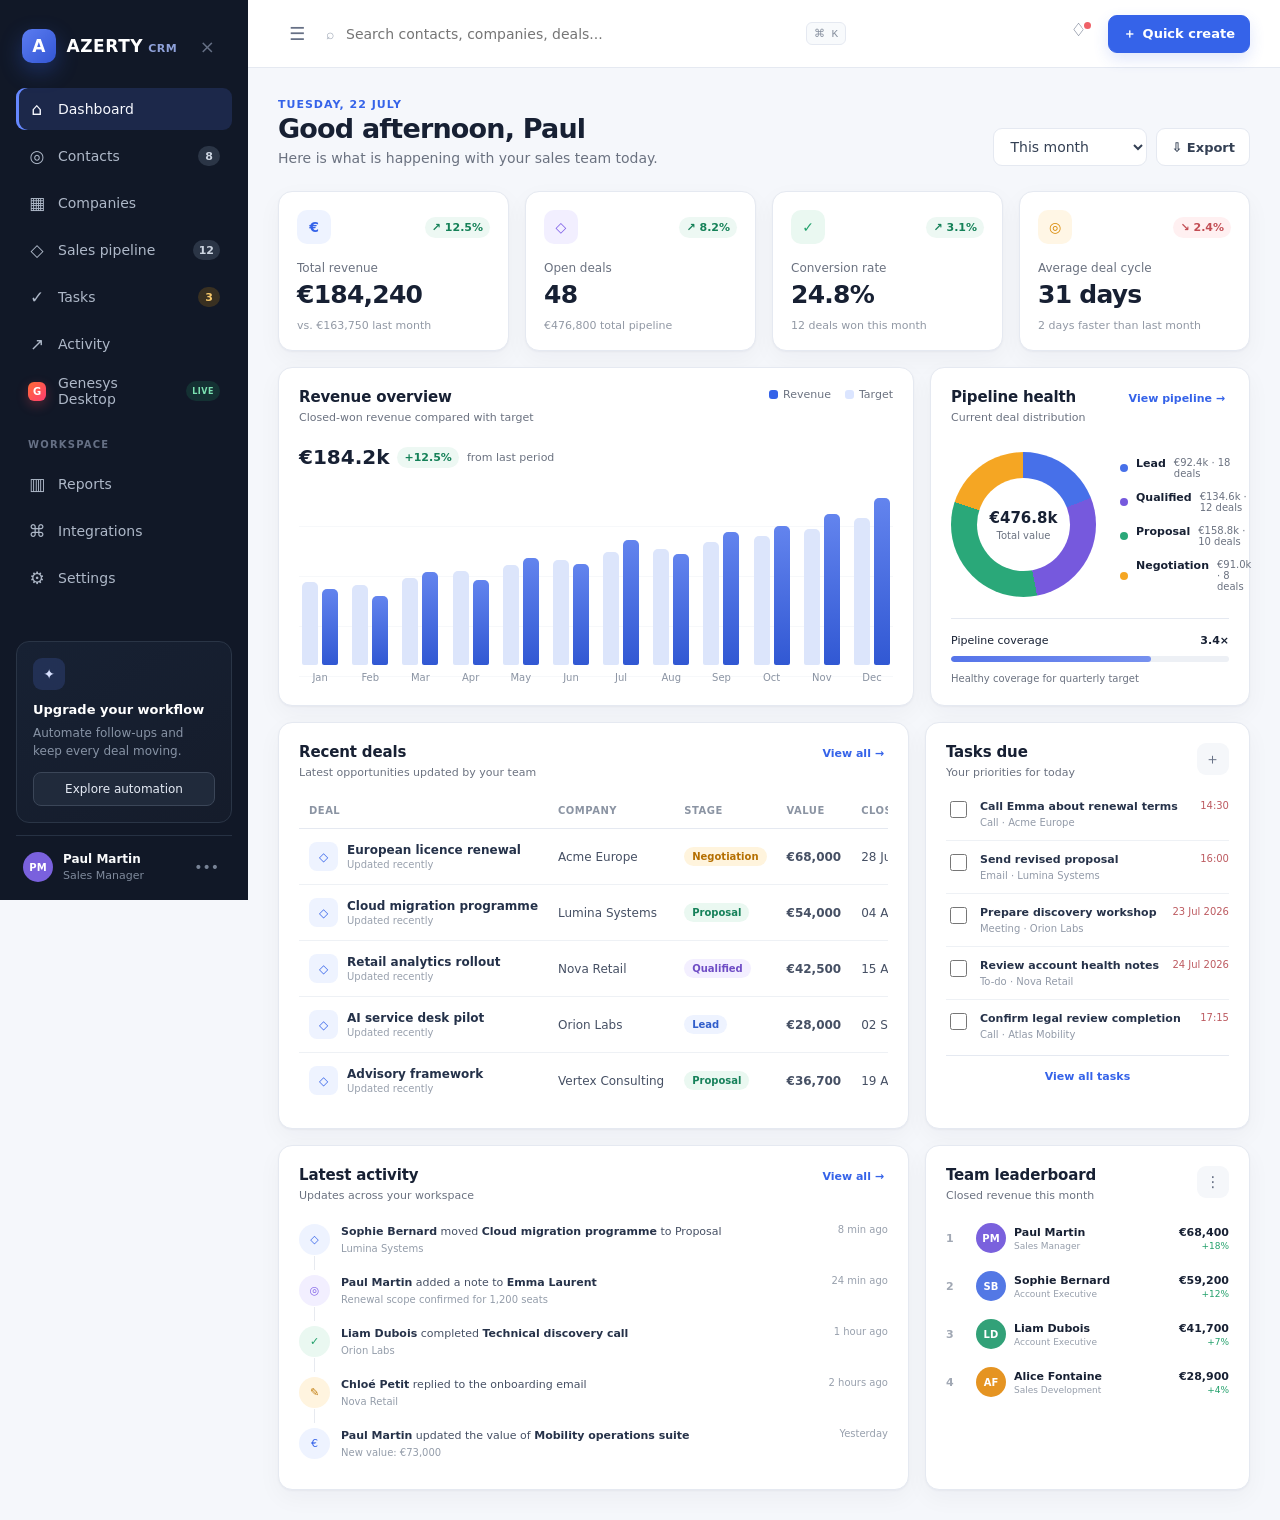
<file: index.html>
<!DOCTYPE html>
<html lang="en">
<head>
  <meta charset="UTF-8" />
  <meta name="viewport" content="width=device-width, initial-scale=1.0" />
  <meta name="theme-color" content="#0f172a" />
  <title>AZERTY CRM</title>
  <link rel="stylesheet" href="styles.css" />
</head>
<body>
  <div class="app-shell">
    <aside class="sidebar" id="sidebar">
      <div class="brand">
        <div class="brand-mark">A</div>
        <div class="brand-copy">
          <strong>AZERTY</strong>
          <span>CRM</span>
        </div>
        <button class="icon-btn sidebar-close" id="sidebarClose" aria-label="Close navigation">×</button>
      </div>

      <nav class="main-nav" aria-label="Main navigation">
        <button class="nav-item active" data-view="dashboard">
          <span class="nav-icon">⌂</span><span>Dashboard</span>
        </button>
        <button class="nav-item" data-view="contacts">
          <span class="nav-icon">◎</span><span>Contacts</span><span class="nav-count" id="contactNavCount">8</span>
        </button>
        <button class="nav-item" data-view="companies">
          <span class="nav-icon">▦</span><span>Companies</span>
        </button>
        <button class="nav-item" data-view="pipeline">
          <span class="nav-icon">◇</span><span>Sales pipeline</span><span class="nav-count">12</span>
        </button>
        <button class="nav-item" data-view="tasks">
          <span class="nav-icon">✓</span><span>Tasks</span><span class="nav-count warning" id="taskNavCount">5</span>
        </button>
        <button class="nav-item" data-view="activity">
          <span class="nav-icon">↗</span><span>Activity</span>
        </button>
        <button class="nav-item" data-view="genesys">
          <span class="nav-icon gc-nav-icon">G</span><span>Genesys Desktop</span><span class="nav-count gc-live-badge">LIVE</span>
        </button>

        <div class="nav-label">Workspace</div>
        <button class="nav-item" data-view="reports">
          <span class="nav-icon">▥</span><span>Reports</span>
        </button>
        <button class="nav-item" data-view="integrations">
          <span class="nav-icon">⌘</span><span>Integrations</span>
        </button>
        <button class="nav-item" data-view="settings">
          <span class="nav-icon">⚙</span><span>Settings</span>
        </button>
      </nav>

      <div class="sidebar-card">
        <div class="sidebar-card-icon">✦</div>
        <strong>Upgrade your workflow</strong>
        <p>Automate follow-ups and keep every deal moving.</p>
        <button class="ghost-light" id="openAutomation">Explore automation</button>
      </div>

      <div class="sidebar-user">
        <div class="avatar avatar-purple">PM</div>
        <div>
          <strong>Paul Martin</strong>
          <span>Sales Manager</span>
        </div>
        <button class="user-more" aria-label="User options">•••</button>
      </div>
    </aside>

    <div class="mobile-overlay" id="mobileOverlay"></div>

    <main class="main-area">
      <header class="topbar">
        <button class="icon-btn menu-toggle" id="menuToggle" aria-label="Open navigation">☰</button>
        <div class="global-search">
          <span>⌕</span>
          <input id="globalSearch" type="search" placeholder="Search contacts, companies, deals..." />
          <kbd>⌘ K</kbd>
        </div>
        <div class="top-actions">
          <button class="icon-btn notification-btn" id="notificationBtn" aria-label="Notifications">
            ♢<span class="notification-dot"></span>
          </button>
          <button class="primary-btn" id="quickCreateBtn"><span>＋</span> Quick create</button>
        </div>
      </header>

      <div class="content-wrap">
        <section class="view active" id="dashboard-view">
          <div class="page-heading">
            <div>
              <p class="eyebrow">Tuesday, 22 July</p>
              <h1>Good afternoon, Paul</h1>
              <p>Here is what is happening with your sales team today.</p>
            </div>
            <div class="heading-actions">
              <select class="select-control" id="dashboardPeriod" aria-label="Dashboard period">
                <option value="month">This month</option>
                <option value="quarter">This quarter</option>
                <option value="year">This year</option>
              </select>
              <button class="secondary-btn" id="exportDashboard">⇩ Export</button>
            </div>
          </div>

          <div class="stat-grid">
            <article class="stat-card">
              <div class="stat-card-head"><span class="stat-icon blue">€</span><span class="trend positive">↗ 12.5%</span></div>
              <span class="stat-label">Total revenue</span>
              <strong class="stat-value" id="revenueValue">€184,240</strong>
              <span class="stat-note">vs. €163,750 last month</span>
            </article>
            <article class="stat-card">
              <div class="stat-card-head"><span class="stat-icon purple">◇</span><span class="trend positive">↗ 8.2%</span></div>
              <span class="stat-label">Open deals</span>
              <strong class="stat-value" id="openDealsValue">48</strong>
              <span class="stat-note">€476,800 total pipeline</span>
            </article>
            <article class="stat-card">
              <div class="stat-card-head"><span class="stat-icon green">✓</span><span class="trend positive">↗ 3.1%</span></div>
              <span class="stat-label">Conversion rate</span>
              <strong class="stat-value" id="conversionValue">24.8%</strong>
              <span class="stat-note">12 deals won this month</span>
            </article>
            <article class="stat-card">
              <div class="stat-card-head"><span class="stat-icon orange">◎</span><span class="trend negative">↘ 2.4%</span></div>
              <span class="stat-label">Average deal cycle</span>
              <strong class="stat-value" id="cycleValue">31 days</strong>
              <span class="stat-note">2 days faster than last month</span>
            </article>
          </div>

          <div class="dashboard-grid">
            <article class="panel revenue-panel">
              <div class="panel-header">
                <div><h2>Revenue overview</h2><p>Closed-won revenue compared with target</p></div>
                <div class="legend"><span><i class="legend-dot solid"></i>Revenue</span><span><i class="legend-dot pale"></i>Target</span></div>
              </div>
              <div class="chart-summary">
                <strong id="chartRevenue">€184.2k</strong><span class="trend positive">+12.5%</span><span>from last period</span>
              </div>
              <div class="bar-chart" id="revenueChart" aria-label="Monthly revenue chart"></div>
            </article>

            <article class="panel pipeline-summary">
              <div class="panel-header"><div><h2>Pipeline health</h2><p>Current deal distribution</p></div><button class="text-btn" data-view-link="pipeline">View pipeline →</button></div>
              <div class="donut-wrap">
                <div class="donut" id="pipelineDonut"><div><strong>€476.8k</strong><span>Total value</span></div></div>
                <div class="donut-legend">
                  <div><span class="dot lead"></span><p><strong>Lead</strong><small>€92.4k · 18 deals</small></p></div>
                  <div><span class="dot qualified"></span><p><strong>Qualified</strong><small>€134.6k · 12 deals</small></p></div>
                  <div><span class="dot proposal"></span><p><strong>Proposal</strong><small>€158.8k · 10 deals</small></p></div>
                  <div><span class="dot negotiation"></span><p><strong>Negotiation</strong><small>€91.0k · 8 deals</small></p></div>
                </div>
              </div>
              <div class="health-score"><div><span>Pipeline coverage</span><strong>3.4×</strong></div><div class="progress"><span style="width: 72%"></span></div><small>Healthy coverage for quarterly target</small></div>
            </article>
          </div>

          <div class="dashboard-grid lower-grid">
            <article class="panel recent-deals-panel">
              <div class="panel-header"><div><h2>Recent deals</h2><p>Latest opportunities updated by your team</p></div><button class="text-btn" data-view-link="pipeline">View all →</button></div>
              <div class="table-scroll">
                <table class="data-table compact">
                  <thead><tr><th>Deal</th><th>Company</th><th>Stage</th><th>Value</th><th>Close date</th><th>Owner</th></tr></thead>
                  <tbody id="recentDealsBody"></tbody>
                </table>
              </div>
            </article>

            <article class="panel tasks-panel">
              <div class="panel-header"><div><h2>Tasks due</h2><p>Your priorities for today</p></div><button class="icon-btn subtle" id="addTaskBtn" aria-label="Add task">＋</button></div>
              <div class="task-list" id="dashboardTaskList"></div>
              <button class="full-text-btn" data-view-link="tasks">View all tasks</button>
            </article>
          </div>

          <div class="dashboard-grid lower-grid">
            <article class="panel activity-panel">
              <div class="panel-header"><div><h2>Latest activity</h2><p>Updates across your workspace</p></div><button class="text-btn" data-view-link="activity">View all →</button></div>
              <div class="timeline" id="activityTimeline"></div>
            </article>
            <article class="panel leaderboard-panel">
              <div class="panel-header"><div><h2>Team leaderboard</h2><p>Closed revenue this month</p></div><button class="icon-btn subtle">⋮</button></div>
              <div id="leaderboardList" class="leaderboard-list"></div>
            </article>
          </div>
        </section>

        <section class="view" id="contacts-view">
          <div class="page-heading">
            <div><p class="eyebrow">Relationship management</p><h1>Contacts</h1><p>Manage people, conversations and next steps.</p></div>
            <button class="primary-btn" id="addContactBtn">＋ Add contact</button>
          </div>
          <div class="toolbar panel-like">
            <div class="search-control"><span>⌕</span><input id="contactSearch" type="search" placeholder="Search contacts" /></div>
            <select class="select-control" id="contactStatusFilter"><option value="all">All statuses</option><option value="Customer">Customer</option><option value="Prospect">Prospect</option><option value="Lead">Lead</option></select>
            <select class="select-control" id="contactOwnerFilter"><option value="all">All owners</option><option value="Paul Martin">Paul Martin</option><option value="Sophie Bernard">Sophie Bernard</option><option value="Liam Dubois">Liam Dubois</option></select>
            <button class="secondary-btn" id="clearContactFilters">Clear filters</button>
          </div>
          <article class="panel table-panel">
            <div class="bulk-bar hidden" id="contactBulkBar"><strong id="selectedContactCount">0 selected</strong><button class="secondary-btn" id="emailSelected">Email</button><button class="secondary-btn danger-outline" id="deleteSelected">Delete</button></div>
            <div class="table-scroll">
              <table class="data-table">
                <thead><tr><th><input type="checkbox" id="selectAllContacts" aria-label="Select all contacts" /></th><th data-sort="name">Contact ↕</th><th data-sort="company">Company ↕</th><th>Status</th><th>Email</th><th>Phone</th><th>Owner</th><th>Last activity</th><th></th></tr></thead>
                <tbody id="contactsTableBody"></tbody>
              </table>
            </div>
            <div class="table-footer"><span id="contactResultCount">Showing 8 contacts</span><div class="pagination"><button disabled>‹</button><button class="active">1</button><button disabled>›</button></div></div>
          </article>
        </section>

        <section class="view" id="companies-view">
          <div class="page-heading">
            <div><p class="eyebrow">Account management</p><h1>Companies</h1><p>Track key accounts, value and relationship health.</p></div>
            <button class="primary-btn" id="addCompanyBtn">＋ Add company</button>
          </div>
          <div class="company-grid" id="companyGrid"></div>
        </section>

        <section class="view" id="pipeline-view">
          <div class="page-heading">
            <div><p class="eyebrow">Revenue operations</p><h1>Sales pipeline</h1><p>Move opportunities through each stage. Yes, the cards actually move.</p></div>
            <div class="heading-actions"><select class="select-control" id="pipelineOwnerFilter"><option value="all">All owners</option><option>Paul Martin</option><option>Sophie Bernard</option><option>Liam Dubois</option></select><button class="primary-btn" id="addDealBtn">＋ Add deal</button></div>
          </div>
          <div class="pipeline-summary-strip" id="pipelineSummaryStrip"></div>
          <div class="kanban-board" id="kanbanBoard"></div>
        </section>

        <section class="view" id="tasks-view">
          <div class="page-heading">
            <div><p class="eyebrow">Personal productivity</p><h1>Tasks</h1><p>Calls, follow-ups and reminders in one mildly judgmental list.</p></div>
            <button class="primary-btn" id="addTaskPageBtn">＋ Add task</button>
          </div>
          <div class="task-page-grid">
            <article class="panel task-main-panel">
              <div class="task-tabs" id="taskTabs"><button class="active" data-task-filter="all">All</button><button data-task-filter="today">Today</button><button data-task-filter="upcoming">Upcoming</button><button data-task-filter="completed">Completed</button></div>
              <div class="task-page-list" id="taskPageList"></div>
            </article>
            <aside class="panel task-sidebar">
              <h2>Task summary</h2>
              <div class="mini-stat"><span>Due today</span><strong id="dueTodayCount">0</strong></div>
              <div class="mini-stat"><span>Upcoming</span><strong id="upcomingCount">0</strong></div>
              <div class="mini-stat"><span>Completed</span><strong id="completedCount">0</strong></div>
              <div class="productivity-card"><span>Weekly completion</span><strong id="weeklyCompletion">72%</strong><div class="progress"><span style="width:72%"></span></div><p>18 of 25 tasks completed</p></div>
            </aside>
          </div>
        </section>

        <section class="view" id="activity-view">
          <div class="page-heading"><div><p class="eyebrow">Workspace history</p><h1>Activity feed</h1><p>A chronological record of every customer touchpoint.</p></div><button class="secondary-btn" id="logActivityBtn">＋ Log activity</button></div>
          <article class="panel activity-feed-panel">
            <div class="activity-filters"><button class="active" data-activity-filter="all">All activity</button><button data-activity-filter="deal">Deals</button><button data-activity-filter="contact">Contacts</button><button data-activity-filter="task">Tasks</button></div>
            <div class="timeline large" id="fullActivityTimeline"></div>
          </article>
        </section>

        <section class="view" id="reports-view">
          <div class="page-heading"><div><p class="eyebrow">Analytics</p><h1>Reports</h1><p>Turn activity into decisions instead of another spreadsheet nobody opens.</p></div><button class="primary-btn" id="createReportBtn">＋ Create report</button></div>
          <div class="report-grid">
            <article class="panel report-card"><span class="report-icon">▥</span><h2>Sales performance</h2><p>Revenue, target attainment and rep productivity.</p><div class="report-preview bars"><i></i><i></i><i></i><i></i><i></i></div><button class="secondary-btn report-open" data-report="Sales performance">Open report</button></article>
            <article class="panel report-card"><span class="report-icon">◎</span><h2>Conversion funnel</h2><p>Stage-to-stage conversion and drop-off analysis.</p><div class="report-preview funnel"><i></i><i></i><i></i><i></i></div><button class="secondary-btn report-open" data-report="Conversion funnel">Open report</button></article>
            <article class="panel report-card"><span class="report-icon">◇</span><h2>Pipeline forecast</h2><p>Weighted forecast by month, stage and owner.</p><div class="report-preview line"><svg viewBox="0 0 200 60"><polyline points="0,50 35,35 70,42 110,20 145,28 200,5" /></svg></div><button class="secondary-btn report-open" data-report="Pipeline forecast">Open report</button></article>
          </div>
        </section>


        <section class="view" id="genesys-view">
          <div class="page-heading gc-page-heading">
            <div>
              <p class="eyebrow">Contact centre workspace</p>
              <h1>Genesys Cloud Composable Desktop</h1>
              <p>Real Genesys Cloud Copilot, Scripts and ACW components embedded directly in AZERTY CRM.</p>
            </div>
            <div class="heading-actions">
              <button class="secondary-btn" id="gcConfigToggle" type="button" aria-expanded="false">⚙ Configuration</button>
              <button class="primary-btn" id="gcConnectButton" type="button">Initialize Genesys components</button>
            </div>
          </div>

          <div class="gc-alert warning" id="gcProtocolWarning" hidden>
            <span>!</span>
            <div><strong>HTTPS is required for the production integration.</strong><p>Serve AZERTY CRM from an HTTPS origin before testing cross-origin broker messaging and authentication.</p></div>
          </div>

          <div class="gc-alert info">
            <span>G</span>
            <div><strong>This page hosts the actual Genesys Cloud component iframes.</strong><p>The component ID may be chosen by you, but the component name must be approved for your Composable Desktop onboarding. The agent must also have access to the selected Genesys Cloud organization and relevant product features.</p></div>
          </div>

          <article class="panel gc-config-panel" id="gcConfigPanel" hidden>
            <div class="panel-header">
              <div><h2>Genesys Cloud connection</h2><p>These values are saved locally in this browser and contain no client secret or access token.</p></div>
              <span class="gc-config-source">genesys-config.js + browser override</span>
            </div>
            <form id="gcConfigForm" class="form-grid gc-config-form">
              <label class="form-full">Genesys Cloud apps domain
                <input name="deploymentDomain" required placeholder="apps.mypurecloud.ie" autocomplete="off" />
                <small>Use the <code>apps</code> domain for the region hosting your organization, without a path.</small>
              </label>
              <label>Component ID
                <input name="componentId" required placeholder="azerty-crm-001" autocomplete="off" />
                <small>A stable UUID or slug chosen for this integration.</small>
              </label>
              <label>Approved component name
                <input name="componentName" required placeholder="AZERTY_CRM" autocomplete="off" />
                <small>Must match the name approved during onboarding.</small>
              </label>
              <label>Locale
                <input name="locale" required value="en" placeholder="en" autocomplete="off" />
              </label>
              <label>Scripter scope ID
                <input name="scripterScope" required placeholder="azerty-crm-scripter" autocomplete="off" />
              </label>
              <label>ACW scope ID
                <input name="acwScope" required placeholder="azerty-crm-acw" autocomplete="off" />
              </label>
              <div class="form-full gc-toggle-grid">
                <label class="gc-check-option"><input name="autoLoadInteraction" type="checkbox" checked /><span><strong>Auto-load pending interaction</strong><small>Send a queued interaction after registration and authentication.</small></span></label>
                <label class="gc-check-option"><input name="showBrokerUi" type="checkbox" /><span><strong>Show broker diagnostics</strong><small>Display the small broker status iframe for troubleshooting.</small></span></label>
              </div>
              <div class="form-full gc-config-actions">
                <button class="secondary-btn danger-outline" id="gcConfigReset" type="button">Reset browser configuration</button>
                <button class="primary-btn" type="submit">Save and initialize</button>
              </div>
            </form>
          </article>

          <div class="gc-status-grid" aria-label="Genesys connection status">
            <div class="gc-status-card"><span>Broker</span><div class="gc-status-chip idle" id="gcBrokerStatus"><i></i><span>Not started</span></div></div>
            <div class="gc-status-card"><span>Registration</span><div class="gc-status-chip idle" id="gcRegistrationStatus"><i></i><span>Not registered</span></div></div>
            <div class="gc-status-card"><span>Authentication</span><div class="gc-status-chip idle" id="gcAuthenticationStatus"><i></i><span>Not authenticated</span></div></div>
            <div class="gc-status-card"><span>Real-time channel</span><div class="gc-status-chip idle" id="gcSocketStatus"><i></i><span>WebSocket unavailable</span></div></div>
          </div>

          <article class="panel gc-interaction-panel">
            <div class="gc-interaction-copy">
              <span class="gc-section-kicker">Interaction context</span>
              <h2>Load an active Genesys Cloud interaction</h2>
              <p>Provide the conversation/interaction identifier that the embedded components must render.</p>
            </div>
            <div class="gc-interaction-controls">
              <label class="gc-interaction-input"><span>Interaction ID</span><input id="gcInteractionId" placeholder="c4154c34-9e65-4e7e-a7e6-fa96da48284b" autocomplete="off" /></label>
              <button class="primary-btn" id="gcLoadAll" type="button">Load in all components</button>
            </div>
            <div class="gc-target-buttons">
              <button class="secondary-btn" id="gcLoadCopilot" type="button">Send to Copilot</button>
              <button class="secondary-btn" id="gcLoadScripter" type="button">Send to Scripts</button>
              <button class="secondary-btn" id="gcLoadAcw" type="button">Send to ACW</button>
              <button class="secondary-btn" id="gcSetLocale" type="button">Apply locale</button>
              <button class="secondary-btn" id="gcGetStatus" type="button">Refresh status</button>
            </div>
            <div class="gc-runtime-meta">
              <span><small>Host</small><strong id="gcHostDomain">Not initialized</strong></span>
              <span><small>Current interaction</small><strong id="gcCurrentInteraction">No interaction loaded</strong></span>
              <span><small>Component locale</small><strong id="gcLocaleFeedback">Locale not applied</strong></span>
            </div>
          </article>

          <iframe id="gcBroker" class="gc-broker-frame" title="Genesys Cloud Composable Desktop broker" style="display:none"></iframe>

          <div class="gc-component-layout">
            <article class="panel gc-component-card gc-copilot-card">
              <div class="gc-component-header">
                <div><span class="gc-component-icon">✦</span><div><h2>Agent Copilot</h2><p>Default scope</p></div></div>
                <span class="gc-real-label">Genesys Cloud</span>
              </div>
              <div class="gc-component-shell loading">
                <div class="gc-frame-placeholder"><span class="gc-spinner"></span><strong>Waiting for Genesys Cloud</strong><p>Configure and initialize the broker to load Copilot.</p></div>
                <iframe id="gcCopilotFrame" title="Genesys Cloud Agent Copilot component" loading="eager" referrerpolicy="strict-origin-when-cross-origin"></iframe>
              </div>
            </article>

            <div class="gc-side-components">
              <article class="panel gc-component-card">
                <div class="gc-component-header">
                  <div><span class="gc-component-icon script">S</span><div><h2>Scripts</h2><p>Embedded scope</p></div></div>
                  <span class="gc-real-label">Genesys Cloud</span>
                </div>
                <div class="gc-component-shell loading compact">
                  <div class="gc-frame-placeholder"><span class="gc-spinner"></span><strong>Waiting for Genesys Cloud</strong><p>The assigned interaction script appears here.</p></div>
                  <iframe id="gcScripterFrame" title="Genesys Cloud Scripts component" loading="eager" referrerpolicy="strict-origin-when-cross-origin"></iframe>
                </div>
              </article>

              <article class="panel gc-component-card">
                <div class="gc-component-header">
                  <div><span class="gc-component-icon acw">✓</span><div><h2>After Call Work</h2><p>Embedded scope</p></div></div>
                  <span class="gc-real-label">Genesys Cloud</span>
                </div>
                <div class="gc-component-shell loading compact">
                  <div class="gc-frame-placeholder"><span class="gc-spinner"></span><strong>Waiting for Genesys Cloud</strong><p>Wrap-up controls appear when the interaction reaches ACW.</p></div>
                  <iframe id="gcAcwFrame" title="Genesys Cloud After Call Work component" loading="eager" referrerpolicy="strict-origin-when-cross-origin"></iframe>
                </div>
              </article>
            </div>
          </div>

          <article class="panel gc-log-panel">
            <div class="panel-header"><div><h2>Composable Desktop message log</h2><p>Registration, status, locale and interaction messages exchanged with the broker.</p></div><button class="text-btn" id="gcClearLog" type="button">Clear log</button></div>
            <div class="gc-event-log" id="gcEventLog" aria-live="polite"></div>
          </article>
        </section>

        <section class="view" id="integrations-view">
          <div class="page-heading"><div><p class="eyebrow">Connected tools</p><h1>Integrations</h1><p>Connect the services your team already tolerates using.</p></div></div>
          <div class="integration-grid" id="integrationGrid"></div>
        </section>

        <section class="view" id="settings-view">
          <div class="page-heading"><div><p class="eyebrow">Workspace administration</p><h1>Settings</h1><p>Configure your pretend organisation with suspiciously real controls.</p></div></div>
          <div class="settings-layout">
            <aside class="settings-nav panel"><button class="active" data-settings-tab="general">General</button><button data-settings-tab="notifications">Notifications</button><button data-settings-tab="pipeline">Pipeline</button><button data-settings-tab="team">Team</button></aside>
            <article class="panel settings-panel">
              <div class="settings-tab active" id="settings-general">
                <h2>Workspace details</h2><p>Update your CRM identity and regional preferences.</p>
                <form id="workspaceForm" class="form-grid"><label>Workspace name<input value="AZERTY CRM" /></label><label>Industry<select><option>Technology</option><option>Professional services</option><option>Healthcare</option></select></label><label>Timezone<select><option>Europe/Paris</option><option>Europe/London</option><option>America/New_York</option></select></label><label>Currency<select><option>EUR (€)</option><option>USD ($)</option><option>GBP (£)</option></select></label><label class="form-full">Company address<textarea>12 avenue des Champs, 75008 Paris, France</textarea></label><div class="form-full"><button class="primary-btn" type="submit">Save changes</button></div></form>
              </div>
              <div class="settings-tab" id="settings-notifications"><h2>Notifications</h2><p>Choose which events deserve to interrupt your day.</p><div class="toggle-list" id="notificationSettings"></div></div>
              <div class="settings-tab" id="settings-pipeline"><h2>Pipeline stages</h2><p>Configure the stages used by your sales team.</p><div class="stage-settings" id="stageSettings"></div></div>
              <div class="settings-tab" id="settings-team"><h2>Team members</h2><p>Manage users and workspace roles.</p><div class="team-list" id="teamSettings"></div></div>
            </article>
          </div>
        </section>
      </div>
    </main>
  </div>

  <div class="toast-container" id="toastContainer"></div>

  <div class="dropdown-panel notifications-panel" id="notificationsPanel">
    <div class="dropdown-header"><h3>Notifications</h3><button class="text-btn" id="markAllRead">Mark all read</button></div>
    <div id="notificationList"></div>
  </div>

  <div class="dropdown-panel quick-create-panel" id="quickCreatePanel">
    <button data-quick-action="contact"><span class="quick-icon blue">◎</span><div><strong>New contact</strong><small>Add a person to your CRM</small></div></button>
    <button data-quick-action="deal"><span class="quick-icon purple">◇</span><div><strong>New deal</strong><small>Create a sales opportunity</small></div></button>
    <button data-quick-action="task"><span class="quick-icon green">✓</span><div><strong>New task</strong><small>Schedule a follow-up</small></div></button>
    <button data-quick-action="activity"><span class="quick-icon orange">↗</span><div><strong>Log activity</strong><small>Record a customer interaction</small></div></button>
  </div>

  <div class="modal-backdrop" id="modalBackdrop" aria-hidden="true">
    <div class="modal" role="dialog" aria-modal="true" aria-labelledby="modalTitle">
      <div class="modal-header"><div><span class="modal-kicker" id="modalKicker">Create</span><h2 id="modalTitle">New record</h2></div><button class="icon-btn" id="modalClose" aria-label="Close modal">×</button></div>
      <form id="modalForm"><div class="modal-body" id="modalBody"></div><div class="modal-footer"><button type="button" class="secondary-btn" id="modalCancel">Cancel</button><button type="submit" class="primary-btn" id="modalSubmit">Save</button></div></form>
    </div>
  </div>

  <template id="contactFormTemplate">
    <div class="form-grid">
      <label>First name<input name="firstName" required placeholder="Camille" /></label>
      <label>Last name<input name="lastName" required placeholder="Rousseau" /></label>
      <label>Email<input name="email" type="email" required placeholder="camille@example.com" /></label>
      <label>Phone<input name="phone" placeholder="+33 6 12 34 56 78" /></label>
      <label>Company<input name="company" placeholder="Acme Europe" /></label>
      <label>Status<select name="status"><option>Lead</option><option>Prospect</option><option>Customer</option></select></label>
      <label class="form-full">Owner<select name="owner"><option>Paul Martin</option><option>Sophie Bernard</option><option>Liam Dubois</option></select></label>
    </div>
  </template>

  <template id="dealFormTemplate">
    <div class="form-grid">
      <label class="form-full">Deal name<input name="name" required placeholder="Enterprise expansion" /></label>
      <label>Company<input name="company" required placeholder="Acme Europe" /></label>
      <label>Value (€)<input name="value" type="number" min="0" required placeholder="25000" /></label>
      <label>Stage<select name="stage"><option value="lead">Lead</option><option value="qualified">Qualified</option><option value="proposal">Proposal</option><option value="negotiation">Negotiation</option></select></label>
      <label>Close date<input name="closeDate" type="date" required /></label>
      <label class="form-full">Owner<select name="owner"><option>Paul Martin</option><option>Sophie Bernard</option><option>Liam Dubois</option></select></label>
    </div>
  </template>

  <template id="taskFormTemplate">
    <div class="form-grid">
      <label class="form-full">Task title<input name="title" required placeholder="Follow up on proposal" /></label>
      <label>Type<select name="type"><option>Call</option><option>Email</option><option>Meeting</option><option>To-do</option></select></label>
      <label>Priority<select name="priority"><option>Normal</option><option>High</option><option>Low</option></select></label>
      <label>Due date<input name="dueDate" type="date" required /></label>
      <label>Related to<input name="related" placeholder="Company or deal" /></label>
      <label class="form-full">Owner<select name="owner"><option>Paul Martin</option><option>Sophie Bernard</option><option>Liam Dubois</option></select></label>
    </div>
  </template>

  <template id="companyFormTemplate">
    <div class="form-grid">
      <label class="form-full">Company name<input name="name" required placeholder="Acme Europe" /></label>
      <label>Industry<input name="industry" placeholder="Technology" /></label>
      <label>Website<input name="website" placeholder="acme.example" /></label>
      <label>Employees<input name="employees" type="number" min="1" placeholder="250" /></label>
      <label>Account owner<select name="owner"><option>Paul Martin</option><option>Sophie Bernard</option><option>Liam Dubois</option></select></label>
    </div>
  </template>

  <template id="activityFormTemplate">
    <div class="form-grid">
      <label>Activity type<select name="type"><option>Call</option><option>Email</option><option>Meeting</option><option>Note</option></select></label>
      <label>Related record<input name="related" required placeholder="Company, contact or deal" /></label>
      <label class="form-full">Summary<textarea name="summary" required placeholder="Describe what happened and the next step"></textarea></label>
    </div>
  </template>

  <script src="genesys-config.js"></script>
  <script src="app.js"></script>
  <script src="genesys-composable-desktop.js"></script>
</body>
</html>
</file>
<file: styles.css>
:root {
  --bg: #f5f7fb;
  --surface: #ffffff;
  --surface-muted: #f8fafc;
  --sidebar: #111827;
  --sidebar-hover: #1f2937;
  --text: #172033;
  --muted: #6b7280;
  --border: #e5e9f1;
  --primary: #3563e9;
  --primary-dark: #2447ba;
  --primary-soft: #eef3ff;
  --purple: #7c5ce7;
  --green: #22a06b;
  --orange: #f59e0b;
  --red: #dc5960;
  --shadow: 0 1px 2px rgba(15, 23, 42, .04), 0 8px 24px rgba(15, 23, 42, .04);
  --radius: 14px;
}

* { box-sizing: border-box; }
html { scroll-behavior: smooth; }
body { margin: 0; background: var(--bg); color: var(--text); font-family: Inter, ui-sans-serif, system-ui, -apple-system, BlinkMacSystemFont, "Segoe UI", sans-serif; font-size: 14px; }
button, input, select, textarea { font: inherit; }
button { cursor: pointer; }
button:disabled { cursor: not-allowed; opacity: .55; }
input, select, textarea { color: var(--text); }

.app-shell { min-height: 100vh; }
.sidebar { position: fixed; inset: 0 auto 0 0; width: 248px; background: var(--sidebar); color: #e5e7eb; padding: 22px 16px 18px; display: flex; flex-direction: column; z-index: 40; }
.brand { height: 48px; display: flex; align-items: center; gap: 11px; padding: 0 6px; margin-bottom: 18px; }
.brand-mark { width: 34px; height: 34px; display: grid; place-items: center; border-radius: 10px; background: linear-gradient(135deg, #5b7cf1, #3356d4); color: white; font-weight: 800; font-size: 17px; box-shadow: 0 8px 22px rgba(53,99,233,.32); }
.brand-copy { display: flex; align-items: baseline; gap: 5px; letter-spacing: .04em; }
.brand-copy strong { color: white; font-size: 17px; }
.brand-copy span { color: #8fa1d9; font-size: 11px; font-weight: 800; }
.sidebar-close { display: none; margin-left: auto; color: white; }
.main-nav { display: flex; flex-direction: column; gap: 5px; }
.nav-item { width: 100%; border: 0; background: transparent; color: #aeb8c8; display: flex; align-items: center; min-height: 42px; padding: 0 12px; border-radius: 9px; text-align: left; gap: 12px; transition: .18s ease; }
.nav-item:hover { background: var(--sidebar-hover); color: white; }
.nav-item.active { background: rgba(79, 110, 232, .18); color: #f7f9ff; box-shadow: inset 3px 0 0 #6688ff; }
.nav-icon { width: 18px; font-size: 17px; color: currentColor; text-align: center; }
.nav-count { margin-left: auto; background: #2b3546; color: #cdd5e1; min-width: 22px; height: 20px; padding: 0 6px; border-radius: 10px; display: inline-grid; place-items: center; font-size: 11px; font-weight: 700; }
.nav-count.warning { background: rgba(245,158,11,.18); color: #f7c86b; }
.nav-label { padding: 22px 12px 8px; color: #667085; text-transform: uppercase; letter-spacing: .12em; font-size: 10px; font-weight: 800; }
.sidebar-card { margin-top: auto; padding: 16px; border: 1px solid #2a3546; background: linear-gradient(145deg, #172133, #151c2b); border-radius: 13px; }
.sidebar-card-icon { width: 32px; height: 32px; display: grid; place-items: center; border-radius: 9px; color: #d8e1ff; background: rgba(91,124,241,.18); margin-bottom: 11px; }
.sidebar-card strong { color: white; font-size: 13px; }
.sidebar-card p { color: #8793a5; line-height: 1.5; font-size: 12px; margin: 7px 0 12px; }
.ghost-light { width: 100%; border: 1px solid #3b4658; border-radius: 8px; background: #202a3b; color: #e5ebf5; padding: 9px; font-size: 12px; }
.sidebar-user { display: flex; align-items: center; gap: 10px; padding: 16px 7px 0; margin-top: 12px; border-top: 1px solid #263143; }
.sidebar-user > div:nth-child(2) { min-width: 0; flex: 1; }
.sidebar-user strong, .sidebar-user span { display: block; overflow: hidden; text-overflow: ellipsis; white-space: nowrap; }
.sidebar-user strong { color: #f9fafb; font-size: 12px; }
.sidebar-user span { color: #7f8a9c; font-size: 11px; margin-top: 3px; }
.user-more { border: 0; background: transparent; color: #778295; }

.main-area { margin-left: 248px; min-width: 0; }
.topbar { height: 68px; background: rgba(255,255,255,.94); backdrop-filter: blur(12px); border-bottom: 1px solid var(--border); display: flex; align-items: center; padding: 0 30px; position: sticky; top: 0; z-index: 25; }
.menu-toggle { display: none; margin-right: 10px; }
.global-search { width: min(520px, 50vw); display: flex; align-items: center; gap: 10px; color: #9aa3b2; }
.global-search input { width: 100%; height: 38px; border: 0; outline: 0; background: transparent; }
.global-search kbd { border: 1px solid var(--border); background: var(--surface-muted); border-radius: 6px; padding: 4px 7px; color: #87909f; font-size: 11px; white-space: nowrap; }
.top-actions { display: flex; align-items: center; gap: 10px; margin-left: auto; }
.icon-btn { width: 38px; height: 38px; border: 0; border-radius: 9px; background: transparent; color: #667085; display: inline-grid; place-items: center; font-size: 18px; }
.icon-btn:hover { background: #f1f4f8; color: #25324a; }
.notification-btn { position: relative; }
.notification-dot { position: absolute; width: 7px; height: 7px; background: #ef6168; border-radius: 50%; top: 7px; right: 7px; box-shadow: 0 0 0 2px white; }
.primary-btn, .secondary-btn { min-height: 38px; border-radius: 9px; padding: 0 14px; display: inline-flex; align-items: center; justify-content: center; gap: 7px; font-weight: 700; font-size: 13px; }
.primary-btn { border: 1px solid var(--primary); background: var(--primary); color: white; box-shadow: 0 6px 15px rgba(53,99,233,.16); }
.primary-btn:hover { background: var(--primary-dark); border-color: var(--primary-dark); }
.secondary-btn { border: 1px solid var(--border); background: white; color: #344054; }
.secondary-btn:hover { border-color: #cbd3e1; background: #fafbfc; }
.danger-outline { color: var(--red); }

.content-wrap { padding: 30px; max-width: 1680px; margin: 0 auto; }
.view { display: none; animation: fadeIn .22s ease; }
.view.active { display: block; }
@keyframes fadeIn { from { opacity: 0; transform: translateY(3px); } to { opacity: 1; transform: translateY(0); } }
.page-heading { display: flex; align-items: flex-end; justify-content: space-between; gap: 20px; margin-bottom: 25px; }
.page-heading h1 { margin: 2px 0 6px; font-size: 27px; letter-spacing: -.03em; }
.page-heading p { margin: 0; color: var(--muted); }
.page-heading .eyebrow { color: var(--primary); font-size: 11px; font-weight: 800; letter-spacing: .09em; text-transform: uppercase; }
.heading-actions { display: flex; align-items: center; gap: 9px; }
.select-control { min-height: 38px; padding: 0 34px 0 12px; border-radius: 9px; border: 1px solid var(--border); background: white; color: #344054; outline: none; }
.select-control:focus, input:focus, textarea:focus { border-color: #9db2f6 !important; box-shadow: 0 0 0 3px rgba(53,99,233,.09); }

.stat-grid { display: grid; grid-template-columns: repeat(4, minmax(0, 1fr)); gap: 16px; }
.stat-card, .panel, .panel-like { background: var(--surface); border: 1px solid var(--border); border-radius: var(--radius); box-shadow: var(--shadow); }
.stat-card { padding: 18px; min-height: 151px; }
.stat-card-head { display: flex; justify-content: space-between; align-items: center; margin-bottom: 17px; }
.stat-icon { width: 34px; height: 34px; display: grid; place-items: center; border-radius: 10px; font-weight: 800; }
.stat-icon.blue, .quick-icon.blue { color: var(--primary); background: var(--primary-soft); }
.stat-icon.purple, .quick-icon.purple { color: var(--purple); background: #f2efff; }
.stat-icon.green, .quick-icon.green { color: var(--green); background: #eaf8f1; }
.stat-icon.orange, .quick-icon.orange { color: #d98a08; background: #fff6e5; }
.trend { font-size: 11px; font-weight: 800; border-radius: 12px; padding: 4px 7px; }
.trend.positive { color: #158158; background: #edf8f3; }
.trend.negative { color: #c34e55; background: #fff0f1; }
.stat-label { color: var(--muted); font-size: 12px; display: block; }
.stat-value { font-size: 25px; letter-spacing: -.03em; display: block; margin: 5px 0 7px; }
.stat-note { color: #9299a5; font-size: 11px; }

.dashboard-grid { display: grid; grid-template-columns: minmax(0, 1.75fr) minmax(320px, .85fr); gap: 16px; margin-top: 16px; }
.lower-grid { grid-template-columns: minmax(0, 1.65fr) minmax(320px, .85fr); }
.panel { padding: 20px; }
.panel-header { display: flex; align-items: flex-start; justify-content: space-between; gap: 16px; }
.panel-header h2, .settings-panel h2, .task-sidebar h2 { margin: 0; font-size: 15px; letter-spacing: -.01em; }
.panel-header p, .settings-panel > div > p, .task-sidebar > p { margin: 5px 0 0; color: var(--muted); font-size: 11px; }
.legend { display: flex; gap: 14px; color: var(--muted); font-size: 11px; }
.legend span { display: inline-flex; align-items: center; gap: 5px; }
.legend-dot { width: 9px; height: 9px; border-radius: 3px; display: inline-block; }
.legend-dot.solid { background: var(--primary); }
.legend-dot.pale { background: #dbe5ff; }
.chart-summary { display: flex; align-items: center; gap: 8px; margin: 21px 0 8px; }
.chart-summary strong { font-size: 20px; }
.chart-summary > span:last-child { color: var(--muted); font-size: 11px; }
.bar-chart { height: 206px; display: flex; align-items: stretch; gap: 8px; padding-top: 16px; position: relative; background-image: repeating-linear-gradient(to bottom, transparent 0, transparent 49px, #eef1f5 50px); }
.bar-column { flex: 1; min-width: 26px; display: flex; flex-direction: column; justify-content: flex-end; align-items: center; gap: 7px; position: relative; }
.bar-column .bars { height: 167px; width: 100%; display: flex; align-items: flex-end; justify-content: center; gap: 4px; }
.bar-column i { display: block; width: min(16px, 38%); border-radius: 5px 5px 2px 2px; transition: height .35s ease; }
.bar-column i.target { background: #dce5fb; }
.bar-column i.actual { background: linear-gradient(to top, #3158d3, #6384ee); }
.bar-column span { color: #8a93a2; font-size: 10px; }
.bar-column:hover::after { content: attr(data-tooltip); position: absolute; top: -26px; background: #172033; color: white; font-size: 10px; border-radius: 6px; padding: 5px 7px; white-space: nowrap; z-index: 3; }

.donut-wrap { display: flex; align-items: center; gap: 24px; margin: 28px 0 21px; }
.donut { width: 145px; aspect-ratio: 1; border-radius: 50%; display: grid; place-items: center; background: conic-gradient(#4770e9 0 19%, #7659dd 19% 47%, #2aa879 47% 80%, #f5a623 80% 100%); position: relative; flex: none; }
.donut::after { content: ""; width: 93px; aspect-ratio: 1; border-radius: 50%; background: white; position: absolute; }
.donut > div { position: relative; z-index: 2; text-align: center; }
.donut strong { display: block; font-size: 15px; }
.donut span { display: block; font-size: 10px; color: var(--muted); margin-top: 3px; }
.donut-legend { display: grid; gap: 12px; flex: 1; }
.donut-legend > div { display: flex; align-items: center; gap: 8px; }
.dot { width: 8px; height: 8px; border-radius: 50%; flex: none; }
.dot.lead { background: #4770e9; }.dot.qualified { background: #7659dd; }.dot.proposal { background: #2aa879; }.dot.negotiation { background: #f5a623; }
.donut-legend p { margin: 0; display: flex; justify-content: space-between; gap: 8px; width: 100%; }
.donut-legend strong { font-size: 11px; }.donut-legend small { color: var(--muted); font-size: 10px; }
.health-score { border-top: 1px solid var(--border); padding-top: 15px; }
.health-score > div:first-child { display: flex; justify-content: space-between; font-size: 11px; }
.health-score small { color: var(--muted); font-size: 10px; }
.progress { height: 6px; background: #edf0f5; border-radius: 8px; overflow: hidden; margin: 9px 0 7px; }
.progress span { height: 100%; display: block; border-radius: inherit; background: linear-gradient(90deg, #5574e9, #7791ef); }

.text-btn { border: 0; background: transparent; color: var(--primary); padding: 4px; font-size: 11px; font-weight: 700; }
.text-btn:hover { color: var(--primary-dark); }
.icon-btn.subtle { background: #f5f7fa; width: 32px; height: 32px; font-size: 15px; }
.table-scroll { overflow-x: auto; }
.data-table { width: 100%; border-collapse: collapse; min-width: 900px; }
.data-table.compact { min-width: 700px; margin-top: 14px; }
.data-table th { text-align: left; font-size: 10px; color: #8b94a3; text-transform: uppercase; letter-spacing: .05em; padding: 12px 10px; border-bottom: 1px solid var(--border); white-space: nowrap; font-weight: 800; }
.data-table th[data-sort] { cursor: pointer; }
.data-table td { padding: 13px 10px; border-bottom: 1px solid #eef1f5; color: #465064; font-size: 12px; white-space: nowrap; }
.data-table tbody tr:last-child td { border-bottom: 0; }
.data-table tbody tr:hover { background: #fbfcfe; }
.deal-name, .contact-cell { display: flex; align-items: center; gap: 9px; }
.deal-icon { width: 29px; height: 29px; display: grid; place-items: center; border-radius: 8px; color: var(--primary); background: var(--primary-soft); font-weight: 800; }
.cell-main { display: block; color: #243149; font-weight: 700; }
.cell-sub { display: block; color: #98a0ad; font-size: 10px; margin-top: 2px; }
.badge { display: inline-flex; align-items: center; border-radius: 12px; padding: 4px 8px; font-size: 10px; font-weight: 700; }
.badge.lead { color: #315ecb; background: #eef3ff; }.badge.qualified { color: #6f4dc5; background: #f3efff; }.badge.proposal { color: #16815a; background: #eaf8f1; }.badge.negotiation { color: #b56f00; background: #fff4dd; }.badge.customer { color: #16815a; background: #eaf8f1; }.badge.prospect { color: #6f4dc5; background: #f3efff; }.badge.normal { color: #315ecb; background: #eef3ff; }.badge.high { color: #c84c55; background: #fff0f1; }.badge.low { color: #687386; background: #f0f2f5; }
.avatar { width: 30px; height: 30px; display: inline-grid; place-items: center; border-radius: 50%; font-size: 10px; font-weight: 800; color: white; flex: none; }
.avatar-blue { background: #5378e5; }.avatar-purple { background: #7a61dd; }.avatar-green { background: #32a178; }.avatar-orange { background: #e59422; }.avatar-rose { background: #cf6679; }.avatar-slate { background: #69768a; }
.owner-cell { display: flex; align-items: center; gap: 7px; }
.owner-cell .avatar { width: 24px; height: 24px; font-size: 8px; }

.task-list { margin-top: 9px; }
.task-row { display: flex; align-items: flex-start; gap: 10px; padding: 12px 0; border-bottom: 1px solid #eef1f5; }
.task-row:last-child { border-bottom: 0; }
.task-check { width: 17px; height: 17px; margin-top: 1px; accent-color: var(--primary); }
.task-content { flex: 1; min-width: 0; }
.task-content strong { display: block; font-size: 11px; color: #263249; white-space: nowrap; overflow: hidden; text-overflow: ellipsis; }
.task-content span { display: block; color: #929aa8; font-size: 10px; margin-top: 4px; }
.task-row.completed .task-content strong { text-decoration: line-through; color: #9aa2af; }
.task-time { color: #bd5b61; font-size: 10px; white-space: nowrap; }
.full-text-btn { width: 100%; border: 0; border-top: 1px solid var(--border); background: white; color: var(--primary); padding: 14px 0 0; margin-top: 3px; font-weight: 700; font-size: 11px; }

.timeline { margin-top: 12px; }
.timeline-item { display: grid; grid-template-columns: 32px 1fr auto; gap: 10px; padding: 10px 0; position: relative; }
.timeline-item:not(:last-child)::before { content: ""; position: absolute; left: 15px; top: 42px; bottom: -5px; width: 1px; background: #e7eaf0; }
.timeline-icon { width: 31px; height: 31px; display: grid; place-items: center; border-radius: 50%; font-size: 11px; position: relative; z-index: 1; }
.timeline-icon.deal { background: #eef3ff; color: var(--primary); }.timeline-icon.contact { background: #f2efff; color: var(--purple); }.timeline-icon.task { background: #eaf8f1; color: var(--green); }.timeline-icon.note { background: #fff4df; color: #c17c0c; }
.timeline-copy p { margin: 0; color: #465064; font-size: 11px; line-height: 1.45; }
.timeline-copy strong { color: #263249; }
.timeline-copy span { display: block; color: #949daa; font-size: 10px; margin-top: 3px; }
.timeline-time { color: #98a0ad; font-size: 10px; }
.timeline.large .timeline-item { padding: 16px 0; grid-template-columns: 38px 1fr auto; }
.timeline.large .timeline-icon { width: 36px; height: 36px; }
.timeline.large .timeline-item:not(:last-child)::before { left: 18px; top: 52px; }
.timeline.large .timeline-copy p { font-size: 13px; }

.leaderboard-list { margin-top: 12px; }
.leader-row { display: grid; grid-template-columns: 22px 30px 1fr auto; align-items: center; gap: 8px; padding: 9px 0; }
.rank { color: #a1a8b4; font-size: 11px; font-weight: 800; }
.leader-copy strong { display: block; font-size: 11px; }.leader-copy span { display: block; font-size: 9px; color: #969eab; margin-top: 2px; }
.leader-value { text-align: right; }.leader-value strong { display: block; font-size: 11px; }.leader-value span { display: block; color: var(--green); font-size: 9px; margin-top: 2px; }

.toolbar { padding: 12px; display: flex; gap: 10px; margin-bottom: 14px; }
.search-control { flex: 1; min-width: 220px; height: 38px; border: 1px solid var(--border); border-radius: 9px; background: white; display: flex; align-items: center; gap: 8px; padding: 0 11px; color: #99a2b0; }
.search-control input { width: 100%; border: 0; outline: 0; background: transparent; }
.table-panel { padding: 0; overflow: hidden; }
.table-panel .data-table th:first-child, .table-panel .data-table td:first-child { padding-left: 20px; }
.table-panel .data-table th:last-child, .table-panel .data-table td:last-child { padding-right: 20px; }
.table-footer { border-top: 1px solid var(--border); display: flex; align-items: center; justify-content: space-between; padding: 13px 20px; color: var(--muted); font-size: 11px; }
.pagination { display: flex; gap: 4px; }.pagination button { width: 30px; height: 30px; border: 1px solid var(--border); background: white; border-radius: 7px; color: #687386; }.pagination button.active { color: white; background: var(--primary); border-color: var(--primary); }
.bulk-bar { display: flex; gap: 8px; align-items: center; padding: 10px 20px; background: #f5f8ff; border-bottom: 1px solid #dfe7fb; }.bulk-bar strong { margin-right: auto; color: #3455a2; }.hidden { display: none !important; }
.row-action { border: 0; background: transparent; color: #8d96a5; font-size: 17px; }

.company-grid { display: grid; grid-template-columns: repeat(3, minmax(0, 1fr)); gap: 16px; }
.company-card { background: white; border: 1px solid var(--border); border-radius: var(--radius); padding: 20px; box-shadow: var(--shadow); }
.company-card-top { display: flex; justify-content: space-between; align-items: flex-start; }
.company-logo { width: 45px; height: 45px; border-radius: 12px; display: grid; place-items: center; background: linear-gradient(145deg, #eef3ff, #dce6ff); color: var(--primary); font-size: 16px; font-weight: 800; }
.company-card h2 { margin: 15px 0 4px; font-size: 15px; }.company-card > p { margin: 0; color: var(--muted); font-size: 11px; }
.company-meta { display: grid; grid-template-columns: 1fr 1fr; gap: 12px; margin: 18px 0; padding: 15px 0; border-top: 1px solid var(--border); border-bottom: 1px solid var(--border); }
.company-meta span { display: block; color: var(--muted); font-size: 9px; text-transform: uppercase; letter-spacing: .05em; }.company-meta strong { display: block; margin-top: 4px; font-size: 12px; }
.company-footer { display: flex; align-items: center; justify-content: space-between; }.health { display: inline-flex; align-items: center; gap: 5px; font-size: 10px; }.health i { width: 7px; height: 7px; border-radius: 50%; }.health.good i { background: var(--green); }.health.watch i { background: var(--orange); }

.pipeline-summary-strip { display: grid; grid-template-columns: repeat(4, 1fr); gap: 12px; margin-bottom: 14px; }
.stage-summary { background: white; border: 1px solid var(--border); border-radius: 12px; padding: 13px 15px; display: flex; justify-content: space-between; align-items: center; }.stage-summary span { color: var(--muted); font-size: 10px; }.stage-summary strong { display: block; margin-top: 3px; font-size: 15px; }.stage-summary em { font-style: normal; font-size: 11px; font-weight: 800; color: #556074; }
.kanban-board { display: grid; grid-template-columns: repeat(4, minmax(265px, 1fr)); gap: 14px; overflow-x: auto; padding-bottom: 12px; }
.kanban-column { background: #edf0f5; border-radius: 13px; padding: 12px; min-height: 620px; }
.kanban-column.drag-over { outline: 2px dashed #8da5ef; background: #e7ecfa; }
.kanban-header { display: flex; align-items: center; justify-content: space-between; padding: 2px 2px 11px; }.kanban-title { display: flex; align-items: center; gap: 7px; }.kanban-title h3 { margin: 0; font-size: 12px; }.kanban-count { min-width: 20px; height: 20px; display: grid; place-items: center; padding: 0 5px; border-radius: 10px; background: #dfe3ea; color: #606b7d; font-size: 9px; font-weight: 800; }.kanban-total { color: #7e8795; font-size: 10px; }
.kanban-cards { display: flex; flex-direction: column; gap: 9px; min-height: 545px; }
.deal-card { background: white; border: 1px solid #e0e4eb; border-radius: 11px; padding: 14px; box-shadow: 0 2px 6px rgba(15,23,42,.03); cursor: grab; }.deal-card:active { cursor: grabbing; }.deal-card.dragging { opacity: .45; }
.deal-card h4 { margin: 0 0 5px; font-size: 12px; }.deal-card .company-name { color: var(--muted); font-size: 10px; }.deal-value { display: block; margin: 13px 0; font-size: 15px; }.deal-card-footer { display: flex; align-items: center; justify-content: space-between; }.deal-card-footer span { color: #87909e; font-size: 9px; }.deal-card-footer .avatar { width: 24px; height: 24px; font-size: 8px; }
.add-stage-card { width: 100%; border: 1px dashed #c8ced8; background: transparent; color: #7b8595; border-radius: 9px; padding: 9px; margin-top: 10px; font-size: 11px; }

.task-page-grid { display: grid; grid-template-columns: 1fr 285px; gap: 16px; }.task-main-panel { padding: 0; overflow: hidden; }.task-tabs, .activity-filters { display: flex; gap: 4px; border-bottom: 1px solid var(--border); padding: 12px 16px 0; }.task-tabs button, .activity-filters button { border: 0; background: transparent; color: #7c8594; padding: 9px 11px 12px; font-size: 11px; font-weight: 700; border-bottom: 2px solid transparent; }.task-tabs button.active, .activity-filters button.active { color: var(--primary); border-bottom-color: var(--primary); }.task-page-list { padding: 5px 20px 14px; }.task-page-item { display: grid; grid-template-columns: auto 1fr auto auto; align-items: center; gap: 12px; padding: 15px 0; border-bottom: 1px solid var(--border); }.task-page-item:last-child { border-bottom: 0; }.task-page-copy strong { display: block; font-size: 12px; }.task-page-copy span { display: block; color: var(--muted); font-size: 10px; margin-top: 3px; }.task-page-date { color: #697386; font-size: 10px; }.task-page-item.completed .task-page-copy strong { text-decoration: line-through; color: #9ca3af; }.task-sidebar { height: fit-content; }.mini-stat { display: flex; align-items: center; justify-content: space-between; padding: 14px 0; border-bottom: 1px solid var(--border); }.mini-stat span { color: var(--muted); font-size: 11px; }.mini-stat strong { font-size: 17px; }.productivity-card { margin-top: 18px; padding: 15px; border-radius: 11px; background: #f6f8fc; }.productivity-card > span { color: var(--muted); font-size: 10px; }.productivity-card > strong { display: block; font-size: 22px; margin-top: 5px; }.productivity-card p { margin: 0; color: var(--muted); font-size: 10px; }

.activity-feed-panel { padding: 0 22px 22px; }.activity-filters { margin: 0 -22px; padding-left: 22px; }
.report-grid { display: grid; grid-template-columns: repeat(3, 1fr); gap: 16px; }.report-card { min-height: 330px; display: flex; flex-direction: column; }.report-icon { width: 40px; height: 40px; border-radius: 11px; display: grid; place-items: center; background: var(--primary-soft); color: var(--primary); font-size: 18px; }.report-card h2 { margin: 17px 0 7px; font-size: 15px; }.report-card p { margin: 0; color: var(--muted); font-size: 11px; line-height: 1.5; }.report-preview { flex: 1; min-height: 110px; margin: 22px 0; display: flex; align-items: flex-end; justify-content: center; gap: 10px; background: #f8f9fc; border-radius: 10px; padding: 18px; overflow: hidden; }.report-preview.bars i { width: 20px; background: #6685ea; border-radius: 4px 4px 0 0; }.report-preview.bars i:nth-child(1){height:35%}.report-preview.bars i:nth-child(2){height:58%}.report-preview.bars i:nth-child(3){height:46%}.report-preview.bars i:nth-child(4){height:78%}.report-preview.bars i:nth-child(5){height:92%}.report-preview.funnel { flex-direction: column; align-items: center; gap: 4px; }.report-preview.funnel i { height: 16px; background: #745ddd; border-radius: 4px; }.report-preview.funnel i:nth-child(1){width:95%}.report-preview.funnel i:nth-child(2){width:75%;opacity:.85}.report-preview.funnel i:nth-child(3){width:55%;opacity:.7}.report-preview.funnel i:nth-child(4){width:35%;opacity:.55}.report-preview.line svg { width: 100%; }.report-preview.line polyline { fill: none; stroke: #3563e9; stroke-width: 4; stroke-linecap: round; stroke-linejoin: round; }.report-open { width: 100%; }

.integration-grid { display: grid; grid-template-columns: repeat(3, 1fr); gap: 16px; }.integration-card { background: white; border: 1px solid var(--border); border-radius: var(--radius); padding: 20px; display: flex; flex-direction: column; min-height: 200px; box-shadow: var(--shadow); }.integration-top { display: flex; align-items: center; justify-content: space-between; }.integration-logo { width: 42px; height: 42px; border-radius: 11px; background: #f2f4f7; display: grid; place-items: center; font-weight: 900; color: #344054; }.integration-card h2 { margin: 17px 0 6px; font-size: 14px; }.integration-card p { margin: 0 0 18px; color: var(--muted); font-size: 11px; line-height: 1.5; }.integration-card button { margin-top: auto; }.connection-status { font-size: 9px; border-radius: 10px; padding: 4px 7px; font-weight: 700; }.connection-status.connected { background: #eaf8f1; color: var(--green); }.connection-status.available { background: #f0f2f5; color: #778191; }

.settings-layout { display: grid; grid-template-columns: 210px 1fr; gap: 16px; }.settings-nav { padding: 10px; height: fit-content; }.settings-nav button { display: block; width: 100%; border: 0; background: transparent; text-align: left; padding: 10px 12px; border-radius: 8px; color: #697386; font-size: 11px; font-weight: 700; }.settings-nav button.active { color: var(--primary); background: var(--primary-soft); }.settings-tab { display: none; }.settings-tab.active { display: block; }.form-grid { display: grid; grid-template-columns: 1fr 1fr; gap: 16px; margin-top: 24px; }.form-full { grid-column: 1 / -1; }.form-grid label { color: #4a5568; font-size: 11px; font-weight: 700; }.form-grid input, .form-grid select, .form-grid textarea { display: block; width: 100%; min-height: 40px; border: 1px solid var(--border); border-radius: 8px; margin-top: 7px; padding: 9px 11px; outline: 0; background: white; }.form-grid textarea { min-height: 86px; resize: vertical; }.toggle-row { display: flex; align-items: center; justify-content: space-between; gap: 14px; padding: 15px 0; border-bottom: 1px solid var(--border); }.toggle-row strong { display: block; font-size: 12px; }.toggle-row span { display: block; color: var(--muted); font-size: 10px; margin-top: 4px; }.switch { position: relative; width: 38px; height: 22px; }.switch input { opacity: 0; width: 0; height: 0; }.switch i { position: absolute; inset: 0; background: #d4d8df; border-radius: 20px; transition: .2s; }.switch i::after { content: ""; position: absolute; width: 16px; height: 16px; left: 3px; top: 3px; border-radius: 50%; background: white; box-shadow: 0 1px 3px rgba(0,0,0,.18); transition: .2s; }.switch input:checked + i { background: var(--primary); }.switch input:checked + i::after { transform: translateX(16px); }.stage-setting, .team-setting { display: flex; align-items: center; gap: 11px; padding: 13px 0; border-bottom: 1px solid var(--border); }.stage-color { width: 11px; height: 11px; border-radius: 50%; }.stage-setting strong, .team-setting strong { flex: 1; font-size: 12px; }.stage-setting span, .team-setting span { color: var(--muted); font-size: 10px; }.team-setting .avatar { width: 34px; height: 34px; }

.dropdown-panel { display: none; position: fixed; right: 28px; top: 60px; width: 350px; background: white; border: 1px solid var(--border); border-radius: 12px; box-shadow: 0 20px 50px rgba(15,23,42,.15); z-index: 60; overflow: hidden; }.dropdown-panel.open { display: block; animation: pop .16s ease; }@keyframes pop { from { opacity:0; transform: translateY(-5px) scale(.98); } to { opacity:1; transform:none; } }.dropdown-header { display: flex; align-items: center; justify-content: space-between; padding: 14px 16px; border-bottom: 1px solid var(--border); }.dropdown-header h3 { margin: 0; font-size: 13px; }.notification-item { display: grid; grid-template-columns: 31px 1fr; gap: 10px; padding: 13px 16px; border-bottom: 1px solid #eef1f5; }.notification-item.unread { background: #f7f9ff; }.notification-item p { margin: 0; font-size: 11px; line-height: 1.45; }.notification-item span { display: block; color: var(--muted); font-size: 9px; margin-top: 3px; }.quick-create-panel { width: 285px; padding: 7px; }.quick-create-panel button { width: 100%; border: 0; background: white; border-radius: 9px; display: flex; align-items: center; gap: 10px; text-align: left; padding: 10px; }.quick-create-panel button:hover { background: #f6f8fb; }.quick-icon { width: 34px; height: 34px; display: grid; place-items: center; border-radius: 9px; }.quick-create-panel strong, .quick-create-panel small { display: block; }.quick-create-panel strong { color: #263249; font-size: 11px; }.quick-create-panel small { color: var(--muted); font-size: 9px; margin-top: 3px; }

.modal-backdrop { position: fixed; inset: 0; z-index: 80; display: none; align-items: center; justify-content: center; padding: 18px; background: rgba(15,23,42,.48); backdrop-filter: blur(3px); }.modal-backdrop.open { display: flex; }.modal { width: min(620px, 100%); max-height: 90vh; overflow: auto; background: white; border-radius: 15px; box-shadow: 0 28px 90px rgba(15,23,42,.3); animation: modalIn .18s ease; }@keyframes modalIn { from { opacity:0; transform: translateY(8px) scale(.985); } to { opacity:1; transform:none; } }.modal-header { display: flex; justify-content: space-between; align-items: flex-start; padding: 20px 22px; border-bottom: 1px solid var(--border); }.modal-kicker { color: var(--primary); font-size: 9px; font-weight: 800; letter-spacing: .1em; text-transform: uppercase; }.modal-header h2 { margin: 3px 0 0; font-size: 18px; }.modal-body { padding: 0 22px 22px; }.modal-footer { padding: 14px 22px; border-top: 1px solid var(--border); display: flex; justify-content: flex-end; gap: 9px; }
.toast-container { position: fixed; right: 22px; bottom: 22px; display: grid; gap: 8px; z-index: 100; }.toast { min-width: 270px; max-width: 360px; padding: 12px 14px; border-radius: 10px; background: #172033; color: white; box-shadow: 0 12px 35px rgba(15,23,42,.25); display: flex; align-items: flex-start; gap: 9px; animation: toastIn .22s ease; }.toast.success .toast-symbol { color: #77e2b4; }.toast.error .toast-symbol { color: #ff979d; }.toast strong { display: block; font-size: 11px; }.toast span { display: block; color: #bdc6d3; font-size: 10px; margin-top: 2px; }@keyframes toastIn { from { opacity:0; transform: translateY(8px); } to { opacity:1; transform:none; } }
.mobile-overlay { display: none; }
.empty-state { padding: 42px 16px; text-align: center; color: var(--muted); }.empty-state strong { display: block; color: #4d586a; margin-bottom: 5px; }

@media (max-width: 1200px) {
  .stat-grid { grid-template-columns: repeat(2, 1fr); }
  .dashboard-grid, .lower-grid { grid-template-columns: 1fr; }
  .company-grid, .report-grid, .integration-grid { grid-template-columns: repeat(2, 1fr); }
}
@media (max-width: 900px) {
  .sidebar { transform: translateX(-100%); transition: transform .23s ease; }
  .sidebar.open { transform: translateX(0); }
  .sidebar-close { display: grid; }
  .mobile-overlay.open { display: block; position: fixed; inset: 0; background: rgba(15,23,42,.45); z-index: 35; }
  .main-area { margin-left: 0; }
  .menu-toggle { display: grid; }
  .topbar { padding: 0 18px; }
  .content-wrap { padding: 22px 18px; }
  .global-search { width: min(420px, 55vw); }
  .kanban-board { grid-template-columns: repeat(4, 280px); }
  .task-page-grid, .settings-layout { grid-template-columns: 1fr; }
  .settings-nav { display: flex; overflow-x: auto; }
  .settings-nav button { width: auto; white-space: nowrap; }
}
@media (max-width: 650px) {
  .topbar { height: 62px; }
  .global-search { flex: 1; width: auto; }
  .global-search kbd { display: none; }
  .top-actions .primary-btn { width: 38px; padding: 0; font-size: 0; }
  .top-actions .primary-btn span { font-size: 18px; }
  .content-wrap { padding: 18px 12px; }
  .page-heading { align-items: flex-start; flex-direction: column; }
  .page-heading h1 { font-size: 23px; }
  .heading-actions { width: 100%; flex-wrap: wrap; }.heading-actions > * { flex: 1; }
  .stat-grid { grid-template-columns: 1fr; }
  .company-grid, .report-grid, .integration-grid { grid-template-columns: 1fr; }
  .toolbar { flex-direction: column; }.toolbar > * { width: 100%; }
  .donut-wrap { flex-direction: column; align-items: flex-start; }.donut-legend { width: 100%; }
  .panel { padding: 16px; }
  .legend { display: none; }
  .pipeline-summary-strip { grid-template-columns: repeat(2, 1fr); }
  .form-grid { grid-template-columns: 1fr; }.form-full { grid-column: auto; }
  .dropdown-panel { right: 10px; width: calc(100vw - 20px); }
  .task-page-item { grid-template-columns: auto 1fr auto; }.task-page-item > .badge { display: none; }
}

/* Genesys Cloud Composable Desktop */
.gc-nav-icon { width: 19px; height: 19px; border-radius: 6px; display: inline-grid; place-items: center; background: linear-gradient(135deg, #ff6b35, #ff3d71); color: white; font-size: 10px; font-weight: 900; box-shadow: 0 4px 12px rgba(255, 79, 91, .28); }
.gc-live-badge { min-width: 34px; font-size: 8px; letter-spacing: .06em; background: rgba(34, 160, 107, .18); color: #7ce2b2; }
.gc-page-heading { align-items: center; }
.gc-alert { display: flex; align-items: flex-start; gap: 12px; border-radius: 12px; padding: 14px 16px; margin-bottom: 14px; border: 1px solid; }
.gc-alert > span { flex: 0 0 auto; width: 28px; height: 28px; border-radius: 8px; display: grid; place-items: center; font-weight: 900; }
.gc-alert strong { display: block; font-size: 12px; }
.gc-alert p { margin: 4px 0 0; font-size: 11px; line-height: 1.55; }
.gc-alert.info { background: #f4f7ff; border-color: #dbe5ff; color: #3150a8; }
.gc-alert.info > span { background: #3563e9; color: white; }
.gc-alert.warning { background: #fff8e9; border-color: #f5d998; color: #875f0d; }
.gc-alert.warning > span { background: #f59e0b; color: white; }
.gc-alert[hidden] { display: none; }
.gc-config-panel { margin-bottom: 16px; border-color: #ccd8f8; box-shadow: 0 14px 36px rgba(53, 99, 233, .08); }
.gc-config-panel[hidden] { display: none; }
.gc-config-source { font-size: 9px; font-weight: 800; letter-spacing: .05em; text-transform: uppercase; color: #6a7aa3; background: #eef3ff; padding: 5px 8px; border-radius: 999px; }
.gc-config-form small, .gc-config-form label > small { display: block; margin-top: 6px; color: var(--muted); font-size: 9px; font-weight: 500; line-height: 1.4; }
.gc-config-form code { color: #4c5f8d; background: #f2f5fb; padding: 1px 4px; border-radius: 4px; }
.gc-toggle-grid { display: grid; grid-template-columns: 1fr 1fr; gap: 12px; }
.gc-check-option { display: flex; align-items: flex-start; gap: 10px; border: 1px solid var(--border); border-radius: 10px; padding: 13px; background: #fafbfc; }
.gc-check-option input { width: 16px; height: 16px; min-height: 0; margin: 2px 0 0; box-shadow: none !important; }
.gc-check-option span { display: block; }
.gc-check-option strong { display: block; color: #33405a; font-size: 11px; }
.gc-check-option small { margin-top: 3px; }
.gc-config-actions { display: flex; justify-content: flex-end; gap: 9px; }
.gc-status-grid { display: grid; grid-template-columns: repeat(4, minmax(0, 1fr)); gap: 12px; margin: 16px 0; }
.gc-status-card { background: white; border: 1px solid var(--border); border-radius: 11px; padding: 13px 14px; box-shadow: var(--shadow); }
.gc-status-card > span { display: block; color: var(--muted); font-size: 9px; text-transform: uppercase; letter-spacing: .08em; font-weight: 800; margin-bottom: 8px; }
.gc-status-chip { display: inline-flex; align-items: center; gap: 7px; min-height: 24px; border-radius: 999px; padding: 3px 8px; font-size: 10px; font-weight: 750; }
.gc-status-chip i { width: 7px; height: 7px; border-radius: 50%; background: currentColor; box-shadow: 0 0 0 3px rgba(100, 116, 139, .09); }
.gc-status-chip.idle { color: #64748b; background: #f1f5f9; }
.gc-status-chip.pending { color: #b26d00; background: #fff5dd; }
.gc-status-chip.ready { color: #187651; background: #eaf8f1; }
.gc-status-chip.warning { color: #b34e55; background: #fff0f1; }
.gc-interaction-panel { margin-bottom: 16px; display: grid; grid-template-columns: minmax(230px, .8fr) minmax(430px, 1.4fr); gap: 18px 24px; align-items: end; }
.gc-section-kicker { color: var(--primary); text-transform: uppercase; letter-spacing: .09em; font-size: 9px; font-weight: 850; }
.gc-interaction-copy h2 { margin: 5px 0 5px; font-size: 15px; }
.gc-interaction-copy p { margin: 0; color: var(--muted); font-size: 10px; line-height: 1.5; }
.gc-interaction-controls { display: grid; grid-template-columns: minmax(280px, 1fr) auto; gap: 9px; align-items: end; }
.gc-interaction-input span { display: block; color: #4a5568; font-size: 10px; font-weight: 750; margin-bottom: 6px; }
.gc-interaction-input input { width: 100%; min-height: 40px; border: 1px solid var(--border); border-radius: 9px; padding: 9px 11px; outline: 0; font-family: ui-monospace, SFMono-Regular, Menlo, Consolas, monospace; font-size: 11px; }
.gc-target-buttons { grid-column: 1 / -1; display: flex; flex-wrap: wrap; gap: 8px; padding-top: 2px; border-top: 1px solid var(--border); padding-top: 14px; }
.gc-runtime-meta { grid-column: 1 / -1; display: grid; grid-template-columns: repeat(3, minmax(0, 1fr)); gap: 10px; background: #f8fafc; border: 1px solid var(--border); border-radius: 10px; padding: 11px 13px; }
.gc-runtime-meta span { min-width: 0; }
.gc-runtime-meta small, .gc-runtime-meta strong { display: block; }
.gc-runtime-meta small { color: var(--muted); font-size: 8px; text-transform: uppercase; letter-spacing: .07em; font-weight: 800; }
.gc-runtime-meta strong { margin-top: 4px; font-size: 10px; overflow: hidden; white-space: nowrap; text-overflow: ellipsis; }
.gc-broker-frame { width: 100%; border: 0; border-radius: 9px; background: white; margin-bottom: 12px; }
.gc-component-layout { display: grid; grid-template-columns: minmax(0, 1.15fr) minmax(390px, .85fr); gap: 16px; align-items: stretch; }
.gc-side-components { display: grid; grid-template-rows: 1fr 1fr; gap: 16px; }
.gc-component-card { padding: 0; overflow: hidden; min-width: 0; }
.gc-component-header { min-height: 67px; display: flex; align-items: center; justify-content: space-between; gap: 12px; padding: 13px 16px; border-bottom: 1px solid var(--border); background: linear-gradient(180deg, #fff, #fbfcfe); }
.gc-component-header > div { display: flex; align-items: center; gap: 10px; min-width: 0; }
.gc-component-header h2 { margin: 0; font-size: 13px; }
.gc-component-header p { margin: 3px 0 0; color: var(--muted); font-size: 9px; }
.gc-component-icon { width: 35px; height: 35px; border-radius: 10px; display: grid; place-items: center; color: white; background: linear-gradient(135deg, #ff6b35, #ff3d71); box-shadow: 0 6px 18px rgba(255, 79, 91, .19); font-weight: 900; }
.gc-component-icon.script { background: linear-gradient(135deg, #596fe8, #7c5ce7); }
.gc-component-icon.acw { background: linear-gradient(135deg, #1aa06c, #45bd8c); }
.gc-real-label { color: #d44936; background: #fff1ed; border: 1px solid #ffd7cc; border-radius: 999px; padding: 4px 8px; font-size: 8px; font-weight: 850; text-transform: uppercase; letter-spacing: .06em; white-space: nowrap; }
.gc-component-shell { position: relative; height: 730px; background: #f8fafc; }
.gc-component-shell.compact { height: 331px; }
.gc-component-shell iframe { position: absolute; inset: 0; width: 100%; height: 100%; border: 0; background: white; z-index: 2; }
.gc-frame-placeholder { position: absolute; inset: 0; z-index: 1; display: grid; place-items: center; align-content: center; text-align: center; padding: 22px; color: #748096; }
.gc-frame-placeholder strong { color: #3f4b61; font-size: 11px; margin-top: 10px; }
.gc-frame-placeholder p { font-size: 9px; margin: 4px 0 0; max-width: 270px; line-height: 1.45; }
.gc-component-shell.loading iframe { opacity: 0; pointer-events: none; }
.gc-component-shell:not(.loading) iframe { opacity: 1; transition: opacity .2s ease; }
.gc-spinner { width: 25px; height: 25px; border: 3px solid #dbe4f8; border-top-color: var(--primary); border-radius: 50%; animation: gcSpin .85s linear infinite; }
@keyframes gcSpin { to { transform: rotate(360deg); } }
.gc-log-panel { margin-top: 16px; }
.gc-event-log { margin-top: 14px; border: 1px solid #dce2ec; border-radius: 10px; background: #0f172a; min-height: 120px; max-height: 330px; overflow: auto; }
.gc-event-log:empty::before { content: "No broker messages yet. Humanity remains briefly peaceful."; display: block; padding: 20px; color: #7f8ca4; font: 10px/1.5 ui-monospace, SFMono-Regular, Menlo, Consolas, monospace; }
.gc-log-row { display: grid; grid-template-columns: 68px 72px 1fr; gap: 10px; padding: 9px 12px; border-bottom: 1px solid rgba(148, 163, 184, .12); color: #cbd5e1; font: 9px/1.45 ui-monospace, SFMono-Regular, Menlo, Consolas, monospace; }
.gc-log-row:last-child { border-bottom: 0; }
.gc-log-row time { color: #718096; }
.gc-log-direction { width: fit-content; border-radius: 4px; padding: 1px 5px; font-size: 8px; font-weight: 850; }
.gc-log-row.out .gc-log-direction { color: #93c5fd; background: rgba(59, 130, 246, .15); }
.gc-log-row.in .gc-log-direction { color: #86efac; background: rgba(34, 197, 94, .14); }
.gc-log-row.info .gc-log-direction { color: #fcd34d; background: rgba(245, 158, 11, .14); }
.gc-log-row strong { display: block; color: #eef2ff; font-size: 9px; overflow-wrap: anywhere; }
.gc-log-row code { display: block; margin-top: 2px; color: #91a0b8; white-space: pre-wrap; overflow-wrap: anywhere; }

@media (max-width: 1250px) {
  .gc-component-layout { grid-template-columns: 1fr; }
  .gc-side-components { grid-template-columns: 1fr 1fr; grid-template-rows: auto; }
  .gc-component-shell { height: 560px; }
  .gc-component-shell.compact { height: 390px; }
}
@media (max-width: 900px) {
  .gc-status-grid { grid-template-columns: repeat(2, 1fr); }
  .gc-interaction-panel { grid-template-columns: 1fr; }
  .gc-interaction-controls { grid-template-columns: 1fr; }
  .gc-side-components { grid-template-columns: 1fr; }
  .gc-component-shell, .gc-component-shell.compact { height: 520px; }
}
@media (max-width: 650px) {
  .gc-page-heading .heading-actions { display: grid; grid-template-columns: 1fr; }
  .gc-status-grid, .gc-toggle-grid, .gc-runtime-meta { grid-template-columns: 1fr; }
  .gc-config-actions { flex-direction: column-reverse; }
  .gc-target-buttons > button { flex: 1 1 140px; }
  .gc-component-header { align-items: flex-start; }
  .gc-real-label { display: none; }
  .gc-component-shell, .gc-component-shell.compact { height: 470px; }
  .gc-log-row { grid-template-columns: 62px 1fr; }
  .gc-log-row > div { grid-column: 1 / -1; }
}
</file>
